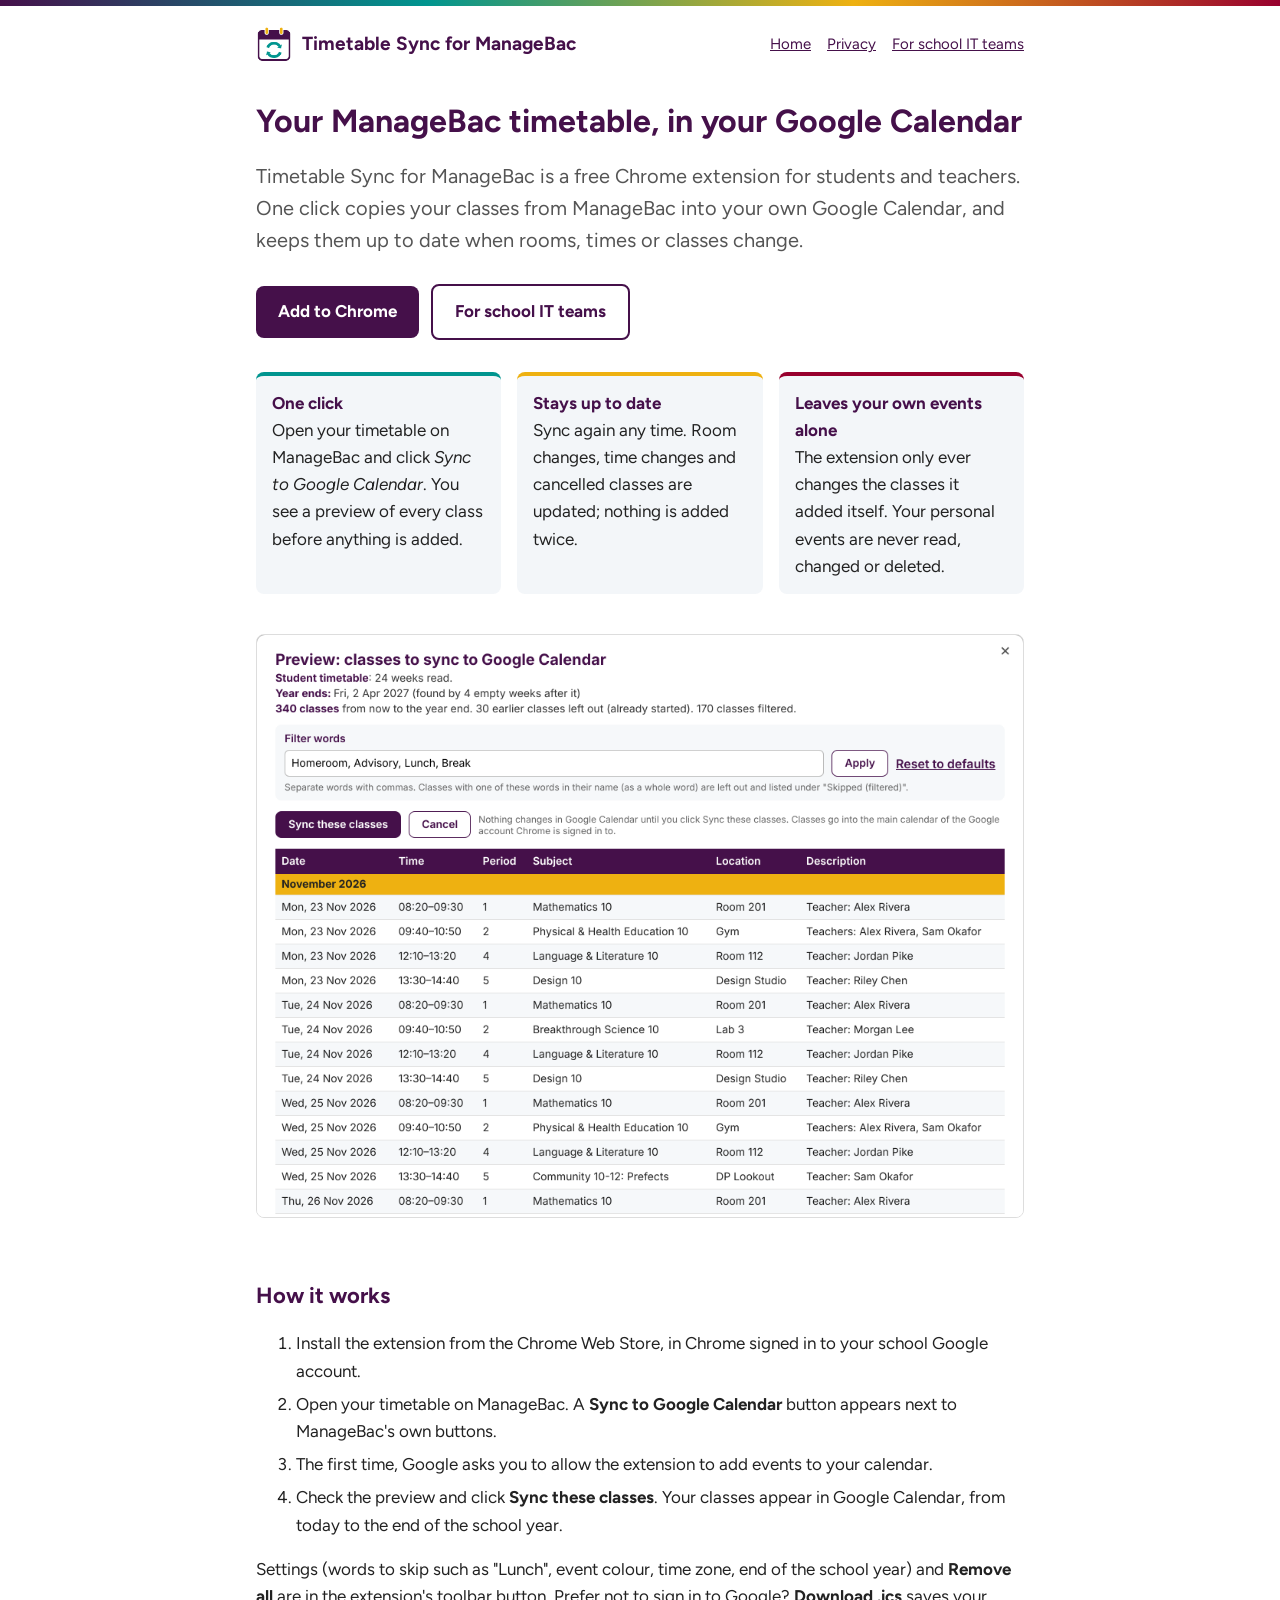
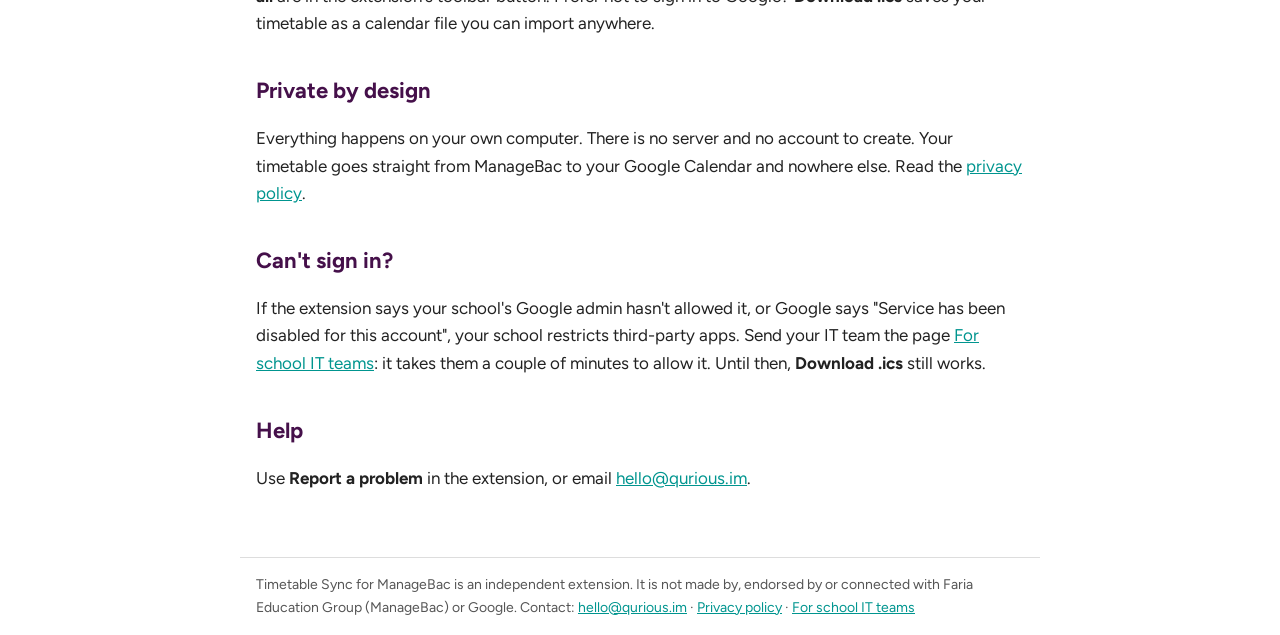
<file: index.html>
<!doctype html>
<html lang="en">
<head>
<meta charset="utf-8">
<meta name="viewport" content="width=device-width, initial-scale=1">
<title>Timetable Sync for ManageBac</title>
<meta name="description" content="A free Chrome extension that copies your ManageBac class timetable into your Google Calendar with one click.">
<link rel="icon" href="logo.png">
<link rel="preconnect" href="https://fonts.googleapis.com">
<link rel="preconnect" href="https://fonts.gstatic.com" crossorigin>
<link href="https://fonts.googleapis.com/css2?family=Figtree:wght@400;700&display=swap" rel="stylesheet">
<link rel="stylesheet" href="style.css">
</head>
<body>
<div class="bar"></div>
<header>
  <a class="brand" href="./"><img src="logo.png" alt="">Timetable Sync for ManageBac</a>
  <nav><a href="./">Home</a><a href="privacy.html">Privacy</a><a href="it.html">For school IT teams</a></nav>
</header>
<main>
<h1>Your ManageBac timetable, in your Google Calendar</h1>
<p class="lead">Timetable Sync for ManageBac is a free Chrome extension for students and teachers. One click copies your classes from ManageBac into your own Google Calendar, and keeps them up to date when rooms, times or classes change.</p>
<p><a class="button" href="https://chromewebstore.google.com/detail/kdclenfhfecnfgkbbkhnidcdflefhpmg">Add to Chrome</a><a class="button secondary" href="it.html">For school IT teams</a></p>

<div class="features">
  <div><strong>One click</strong>Open your timetable on ManageBac and click <em>Sync to Google Calendar</em>. You see a preview of every class before anything is added.</div>
  <div><strong>Stays up to date</strong>Sync again any time. Room changes, time changes and cancelled classes are updated; nothing is added twice.</div>
  <div><strong>Leaves your own events alone</strong>The extension only ever changes the classes it added itself. Your personal events are never read, changed or deleted.</div>
</div>

<img class="shot" src="screenshot-preview.png" alt="The preview of classes to sync, before anything is added to Google Calendar (made-up example)">

<h2>How it works</h2>
<ol>
  <li>Install the extension from the Chrome Web Store, in Chrome signed in to your school Google account.</li>
  <li>Open your timetable on ManageBac. A <strong>Sync to Google Calendar</strong> button appears next to ManageBac's own buttons.</li>
  <li>The first time, Google asks you to allow the extension to add events to your calendar.</li>
  <li>Check the preview and click <strong>Sync these classes</strong>. Your classes appear in Google Calendar, from today to the end of the school year.</li>
</ol>
<p>Settings (words to skip such as "Lunch", event colour, time zone, end of the school year) and <strong>Remove all</strong> are in the extension's toolbar button. Prefer not to sign in to Google? <strong>Download .ics</strong> saves your timetable as a calendar file you can import anywhere.</p>

<h2>Private by design</h2>
<p>Everything happens on your own computer. There is no server and no account to create. Your timetable goes straight from ManageBac to your Google Calendar and nowhere else. Read the <a href="privacy.html">privacy policy</a>.</p>

<h2>Can't sign in?</h2>
<p>If the extension says your school's Google admin hasn't allowed it, or Google says "Service has been disabled for this account", your school restricts third-party apps. Send your IT team the page <a href="it.html">For school IT teams</a>: it takes them a couple of minutes to allow it. Until then, <strong>Download .ics</strong> still works.</p>

<h2>Help</h2>
<p>Use <strong>Report a problem</strong> in the extension, or email <a href="mailto:hello@qurious.im">hello@qurious.im</a>.</p>
</main>
<footer>
  Timetable Sync for ManageBac is an independent extension. It is not made by, endorsed by or connected with Faria Education Group (ManageBac) or Google.
  Contact: <a href="mailto:hello@qurious.im">hello@qurious.im</a> · <a href="privacy.html">Privacy policy</a> · <a href="it.html">For school IT teams</a>
</footer>
</body>
</html>
</file>
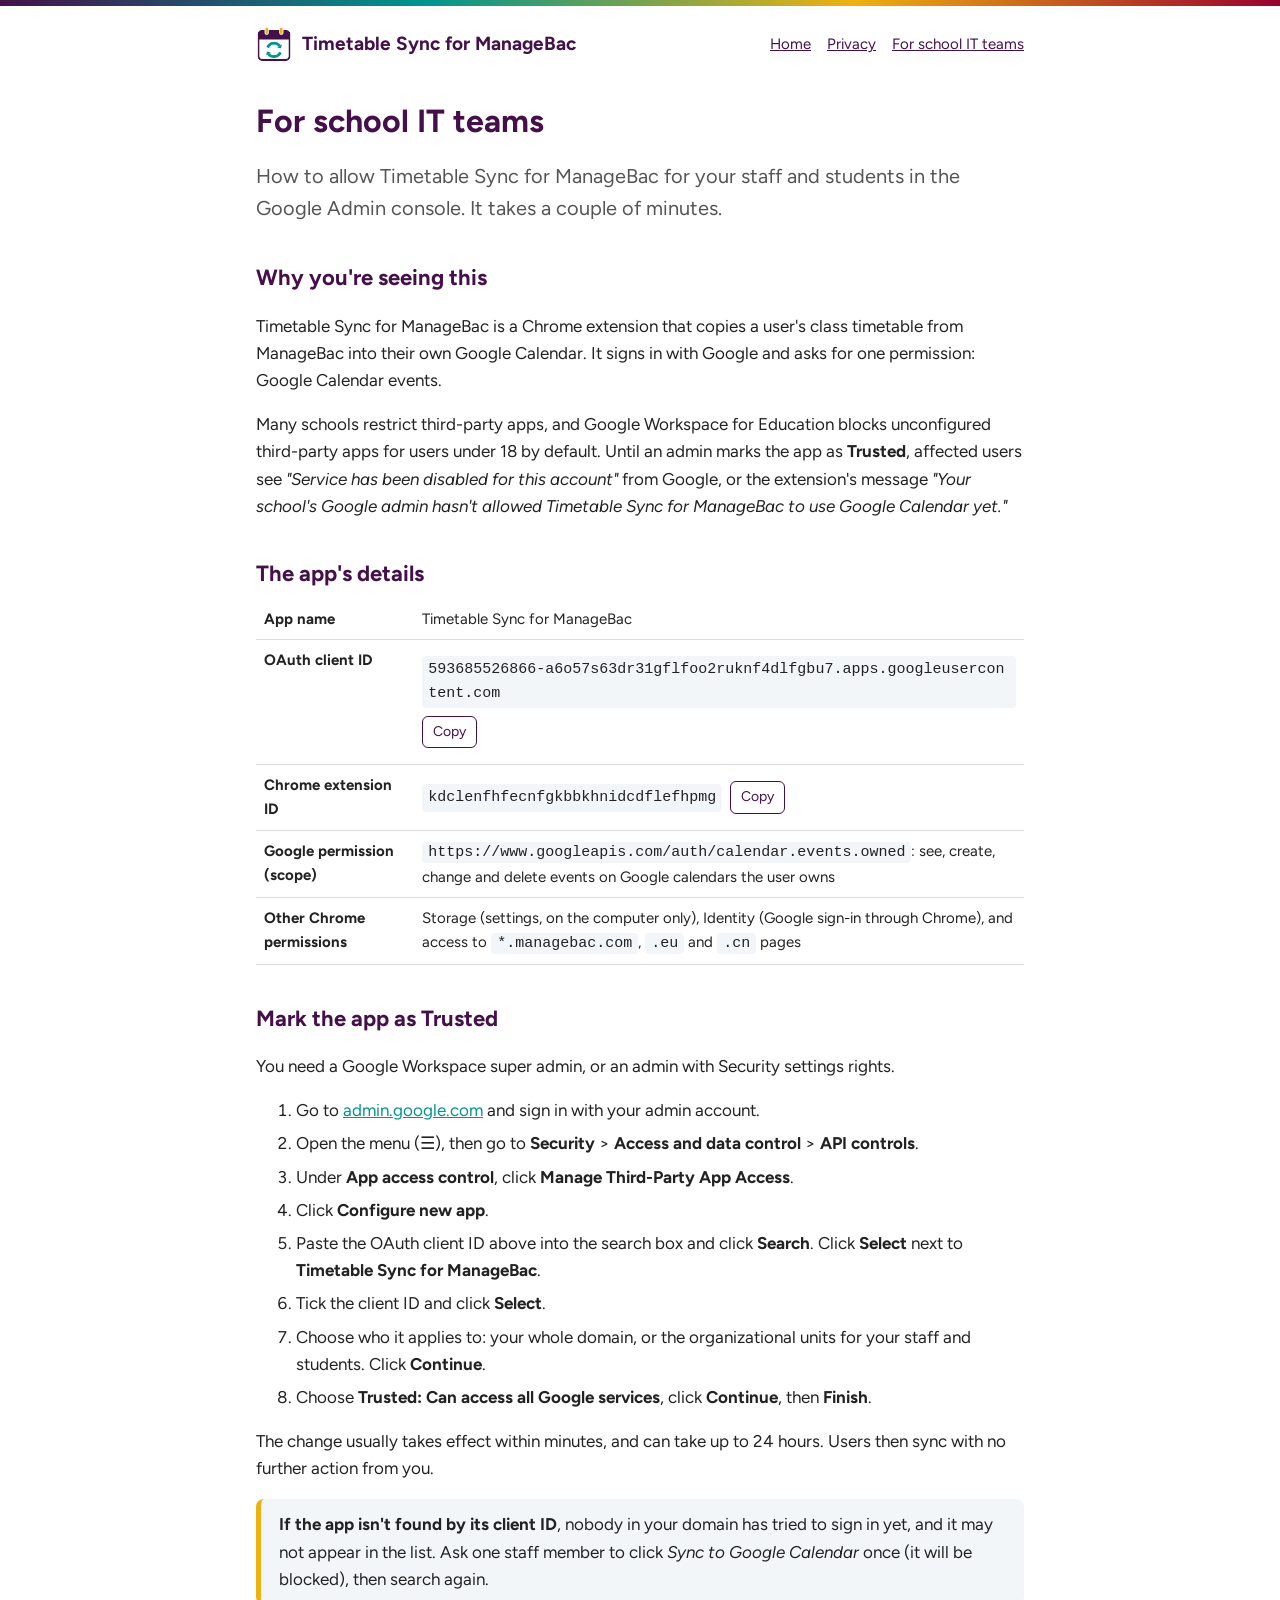
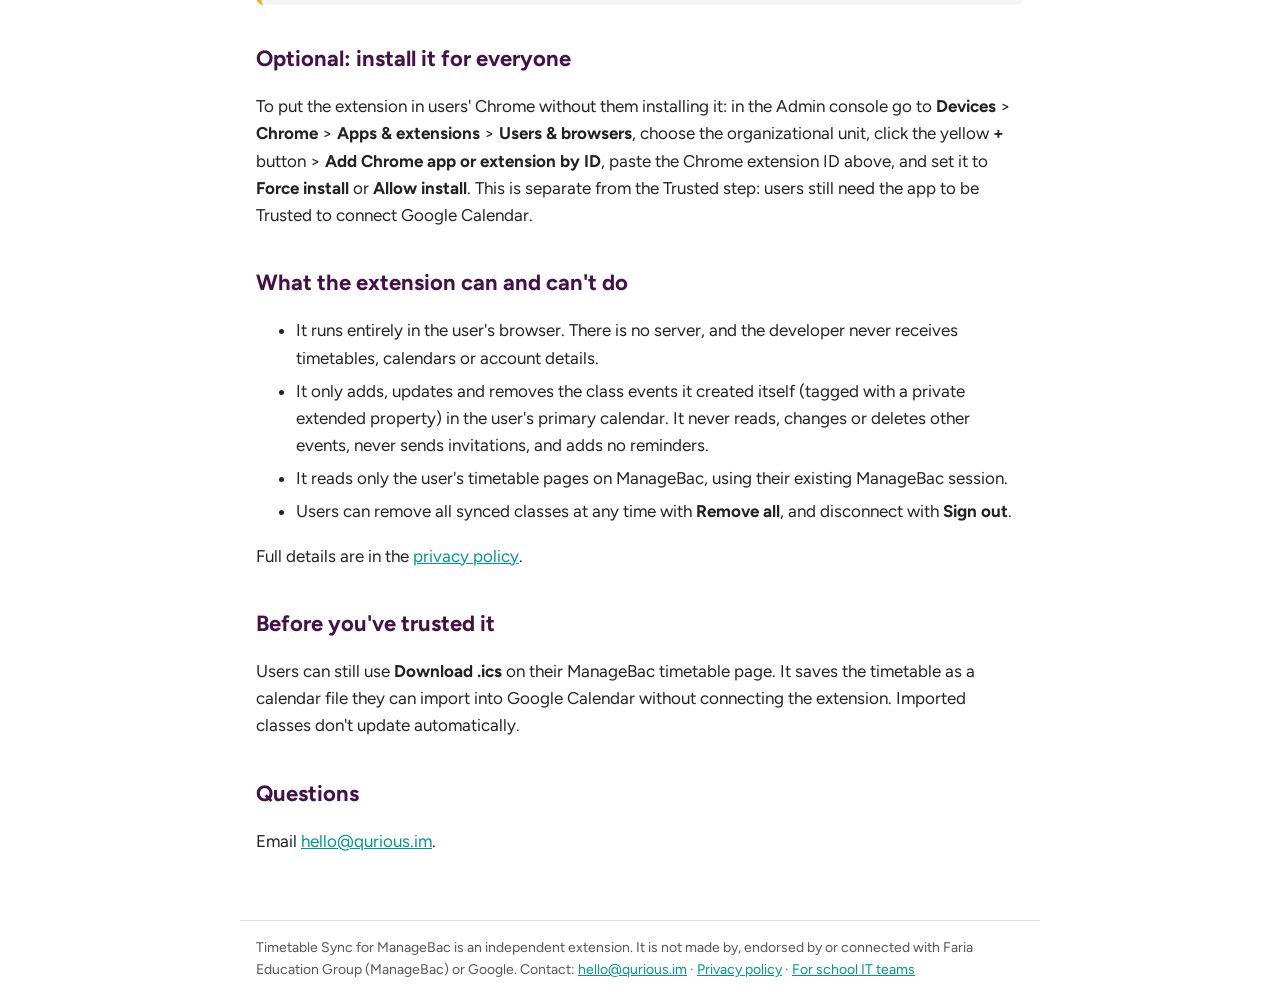
<file: it.html>
<!doctype html>
<html lang="en">
<head>
<meta charset="utf-8">
<meta name="viewport" content="width=device-width, initial-scale=1">
<title>For school IT teams · Timetable Sync for ManageBac</title>
<meta name="description" content="How a Google Workspace admin allows Timetable Sync for ManageBac for staff and students.">
<link rel="icon" href="logo.png">
<link rel="preconnect" href="https://fonts.googleapis.com">
<link rel="preconnect" href="https://fonts.gstatic.com" crossorigin>
<link href="https://fonts.googleapis.com/css2?family=Figtree:wght@400;700&display=swap" rel="stylesheet">
<link rel="stylesheet" href="style.css">
</head>
<body>
<div class="bar"></div>
<header>
  <a class="brand" href="./"><img src="logo.png" alt="">Timetable Sync for ManageBac</a>
  <nav><a href="./">Home</a><a href="privacy.html">Privacy</a><a href="it.html">For school IT teams</a></nav>
</header>
<main>
<h1>For school IT teams</h1>
<p class="lead">How to allow Timetable Sync for ManageBac for your staff and students in the Google Admin console. It takes a couple of minutes.</p>

<h2>Why you're seeing this</h2>
<p>Timetable Sync for ManageBac is a Chrome extension that copies a user's class timetable from ManageBac into their own Google Calendar. It signs in with Google and asks for one permission: Google Calendar events.</p>
<p>Many schools restrict third-party apps, and Google Workspace for Education blocks unconfigured third-party apps for users under 18 by default. Until an admin marks the app as <strong>Trusted</strong>, affected users see <em>"Service has been disabled for this account"</em> from Google, or the extension's message <em>"Your school's Google admin hasn't allowed Timetable Sync for ManageBac to use Google Calendar yet."</em></p>

<h2>The app's details</h2>
<table>
  <tr><th>App name</th><td>Timetable Sync for ManageBac</td></tr>
  <tr><th>OAuth client ID</th><td><div class="copy"><span class="id" id="client-id">593685526866-a6o57s63dr31gflfoo2ruknf4dlfgbu7.apps.googleusercontent.com</span><button type="button" data-copy="client-id">Copy</button></div></td></tr>
  <tr><th>Chrome extension ID</th><td><div class="copy"><span class="id" id="ext-id">kdclenfhfecnfgkbbkhnidcdflefhpmg</span><button type="button" data-copy="ext-id">Copy</button></div></td></tr>
  <tr><th>Google permission (scope)</th><td><code>https://www.googleapis.com/auth/calendar.events.owned</code>: see, create, change and delete events on Google calendars the user owns</td></tr>
  <tr><th>Other Chrome permissions</th><td>Storage (settings, on the computer only), Identity (Google sign-in through Chrome), and access to <code>*.managebac.com</code>, <code>.eu</code> and <code>.cn</code> pages</td></tr>
</table>

<h2>Mark the app as Trusted</h2>
<p>You need a Google Workspace super admin, or an admin with Security settings rights.</p>
<ol>
  <li>Go to <a href="https://admin.google.com">admin.google.com</a> and sign in with your admin account.</li>
  <li>Open the menu (☰), then go to <strong>Security</strong> &gt; <strong>Access and data control</strong> &gt; <strong>API controls</strong>.</li>
  <li>Under <strong>App access control</strong>, click <strong>Manage Third-Party App Access</strong>.</li>
  <li>Click <strong>Configure new app</strong>.</li>
  <li>Paste the OAuth client ID above into the search box and click <strong>Search</strong>. Click <strong>Select</strong> next to <strong>Timetable Sync for ManageBac</strong>.</li>
  <li>Tick the client ID and click <strong>Select</strong>.</li>
  <li>Choose who it applies to: your whole domain, or the organizational units for your staff and students. Click <strong>Continue</strong>.</li>
  <li>Choose <strong>Trusted: Can access all Google services</strong>, click <strong>Continue</strong>, then <strong>Finish</strong>.</li>
</ol>
<p>The change usually takes effect within minutes, and can take up to 24 hours. Users then sync with no further action from you.</p>
<div class="panel warn"><strong>If the app isn't found by its client ID</strong>, nobody in your domain has tried to sign in yet, and it may not appear in the list. Ask one staff member to click <em>Sync to Google Calendar</em> once (it will be blocked), then search again.</div>

<h2>Optional: install it for everyone</h2>
<p>To put the extension in users' Chrome without them installing it: in the Admin console go to <strong>Devices</strong> &gt; <strong>Chrome</strong> &gt; <strong>Apps &amp; extensions</strong> &gt; <strong>Users &amp; browsers</strong>, choose the organizational unit, click the yellow <strong>+</strong> button &gt; <strong>Add Chrome app or extension by ID</strong>, paste the Chrome extension ID above, and set it to <strong>Force install</strong> or <strong>Allow install</strong>. This is separate from the Trusted step: users still need the app to be Trusted to connect Google Calendar.</p>

<h2>What the extension can and can't do</h2>
<ul>
  <li>It runs entirely in the user's browser. There is no server, and the developer never receives timetables, calendars or account details.</li>
  <li>It only adds, updates and removes the class events it created itself (tagged with a private extended property) in the user's primary calendar. It never reads, changes or deletes other events, never sends invitations, and adds no reminders.</li>
  <li>It reads only the user's timetable pages on ManageBac, using their existing ManageBac session.</li>
  <li>Users can remove all synced classes at any time with <strong>Remove all</strong>, and disconnect with <strong>Sign out</strong>.</li>
</ul>
<p>Full details are in the <a href="privacy.html">privacy policy</a>.</p>

<h2>Before you've trusted it</h2>
<p>Users can still use <strong>Download .ics</strong> on their ManageBac timetable page. It saves the timetable as a calendar file they can import into Google Calendar without connecting the extension. Imported classes don't update automatically.</p>

<h2>Questions</h2>
<p>Email <a href="mailto:hello@qurious.im">hello@qurious.im</a>.</p>
<script>
document.querySelectorAll('[data-copy]').forEach(function (b) {
  b.addEventListener('click', function () {
    navigator.clipboard.writeText(document.getElementById(b.dataset.copy).textContent).then(function () {
      b.textContent = 'Copied'; setTimeout(function () { b.textContent = 'Copy'; }, 1500);
    });
  });
});
</script>
</main>
<footer>
  Timetable Sync for ManageBac is an independent extension. It is not made by, endorsed by or connected with Faria Education Group (ManageBac) or Google.
  Contact: <a href="mailto:hello@qurious.im">hello@qurious.im</a> · <a href="privacy.html">Privacy policy</a> · <a href="it.html">For school IT teams</a>
</footer>
</body>
</html>
</file>
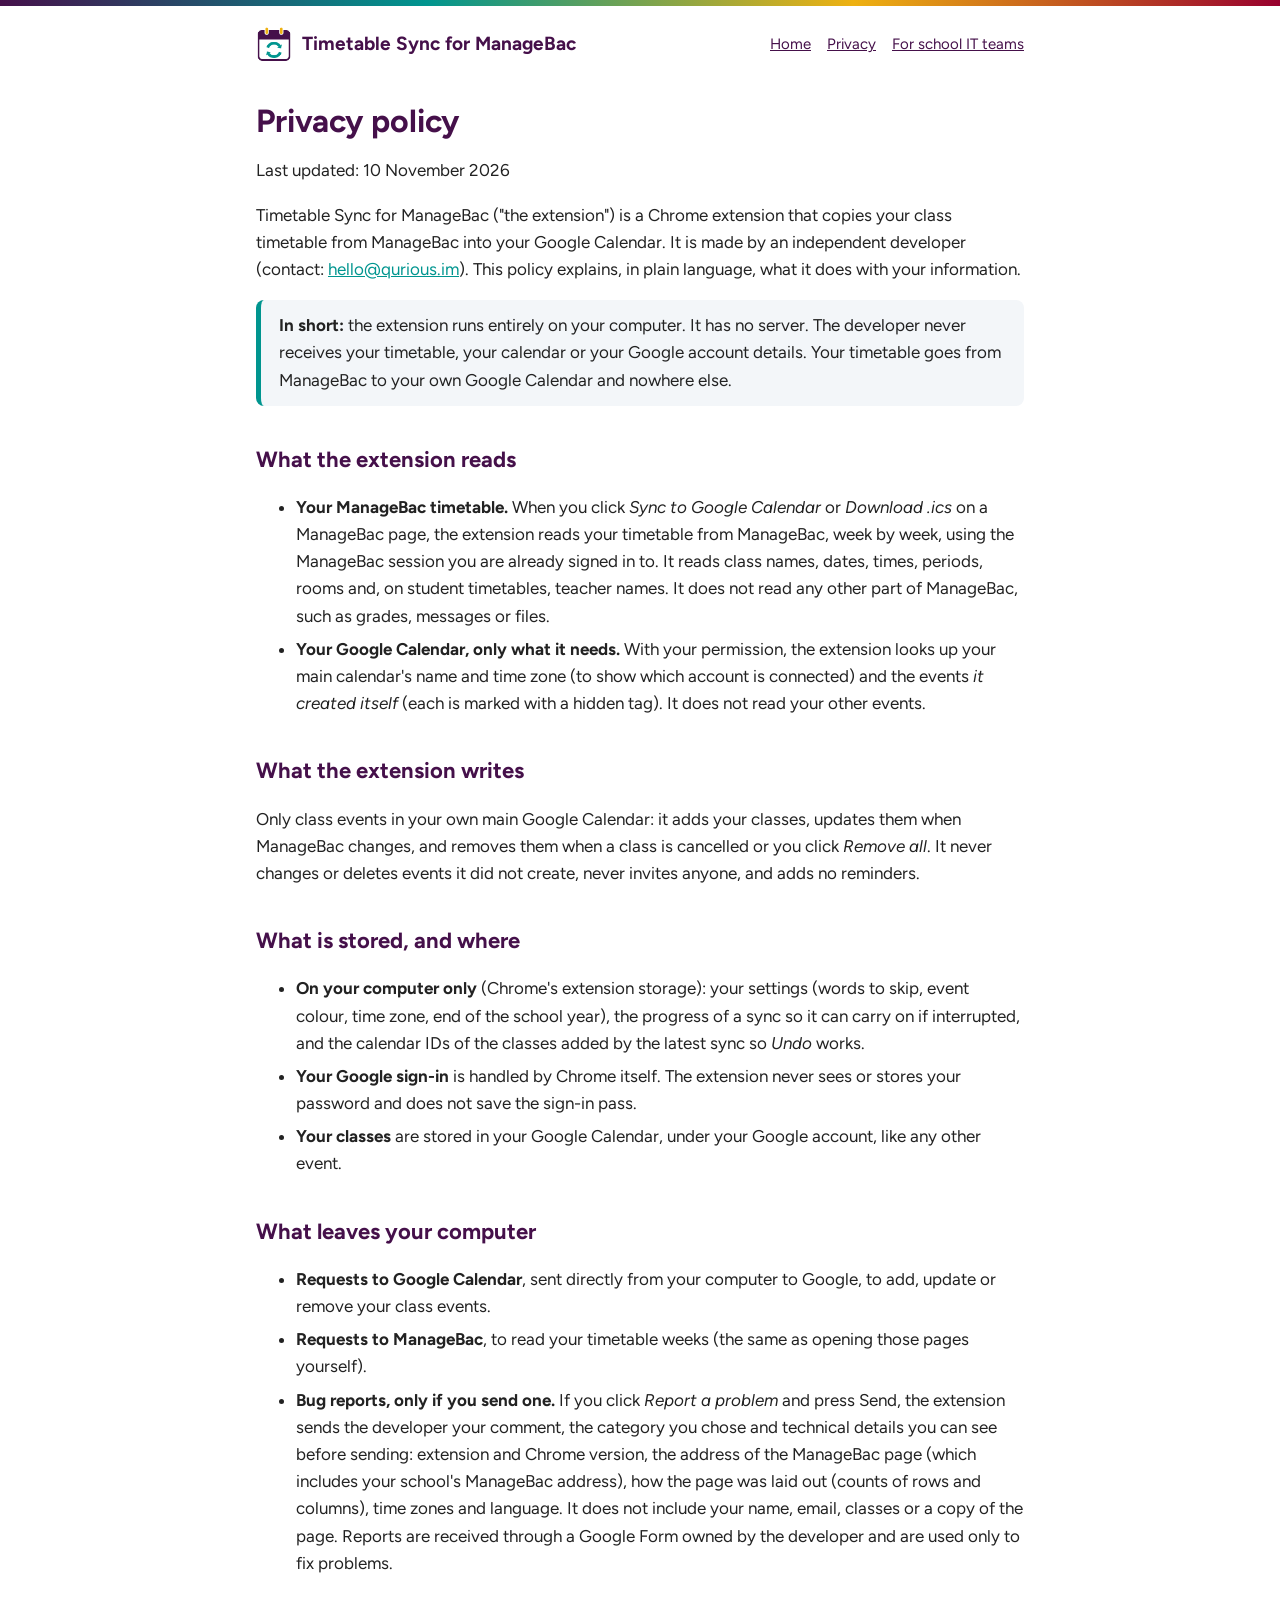
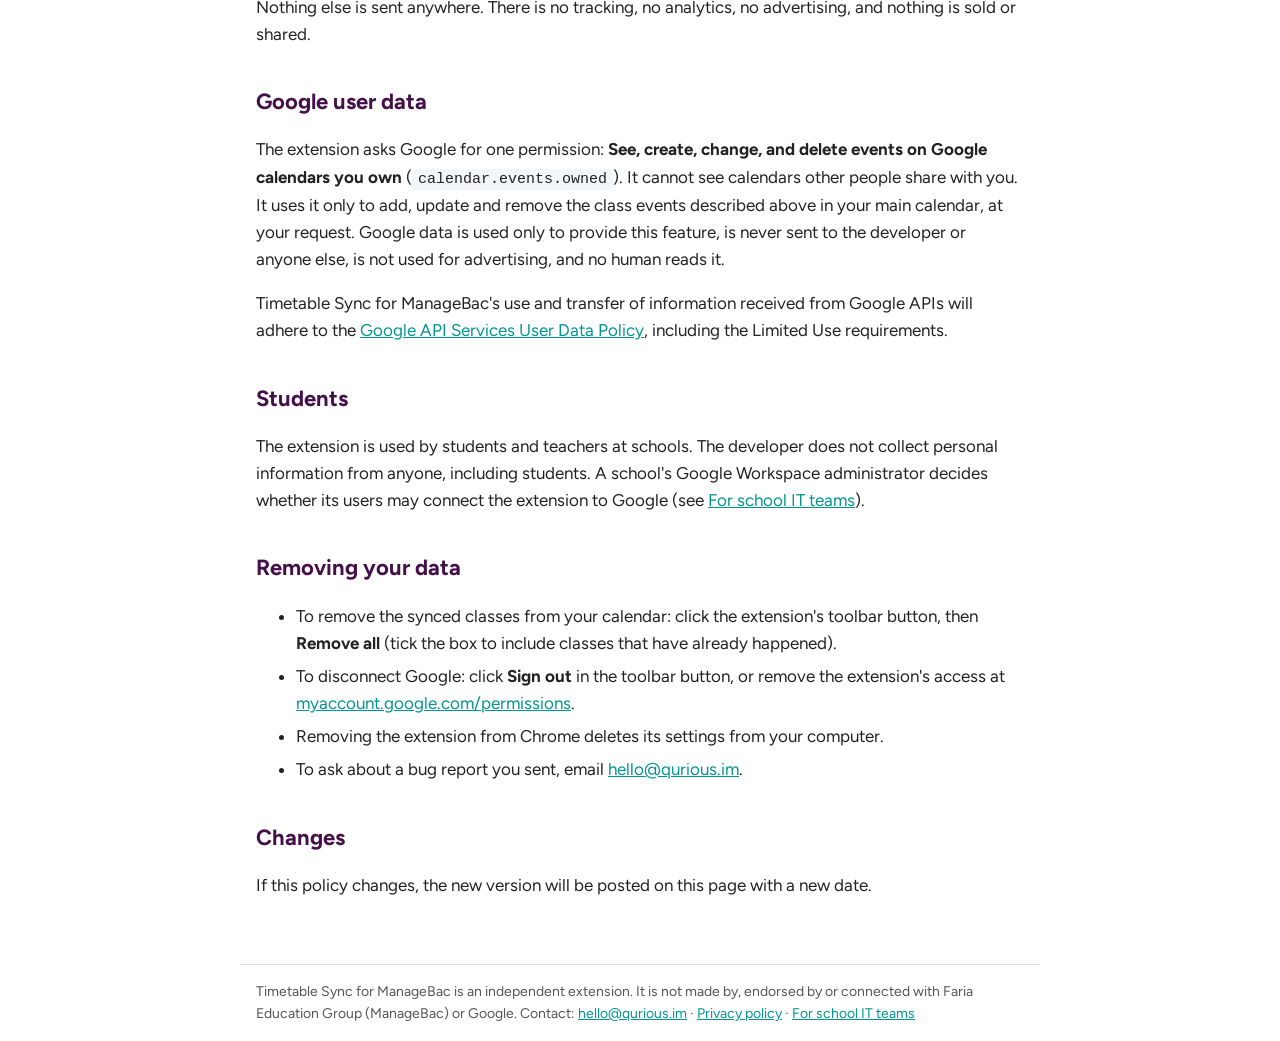
<file: privacy.html>
<!doctype html>
<html lang="en">
<head>
<meta charset="utf-8">
<meta name="viewport" content="width=device-width, initial-scale=1">
<title>Privacy policy · Timetable Sync for ManageBac</title>
<meta name="description" content="What Timetable Sync for ManageBac reads, stores and sends.">
<link rel="icon" href="logo.png">
<link rel="preconnect" href="https://fonts.googleapis.com">
<link rel="preconnect" href="https://fonts.gstatic.com" crossorigin>
<link href="https://fonts.googleapis.com/css2?family=Figtree:wght@400;700&display=swap" rel="stylesheet">
<link rel="stylesheet" href="style.css">
</head>
<body>
<div class="bar"></div>
<header>
  <a class="brand" href="./"><img src="logo.png" alt="">Timetable Sync for ManageBac</a>
  <nav><a href="./">Home</a><a href="privacy.html">Privacy</a><a href="it.html">For school IT teams</a></nav>
</header>
<main>
<h1>Privacy policy</h1>
<p>Last updated: 10 November 2026</p>
<p>Timetable Sync for ManageBac ("the extension") is a Chrome extension that copies your class timetable from ManageBac into your Google Calendar. It is made by an independent developer (contact: <a href="mailto:hello@qurious.im">hello@qurious.im</a>). This policy explains, in plain language, what it does with your information.</p>

<div class="panel"><strong>In short:</strong> the extension runs entirely on your computer. It has no server. The developer never receives your timetable, your calendar or your Google account details. Your timetable goes from ManageBac to your own Google Calendar and nowhere else.</div>

<h2>What the extension reads</h2>
<ul>
  <li><strong>Your ManageBac timetable.</strong> When you click <em>Sync to Google Calendar</em> or <em>Download .ics</em> on a ManageBac page, the extension reads your timetable from ManageBac, week by week, using the ManageBac session you are already signed in to. It reads class names, dates, times, periods, rooms and, on student timetables, teacher names. It does not read any other part of ManageBac, such as grades, messages or files.</li>
  <li><strong>Your Google Calendar, only what it needs.</strong> With your permission, the extension looks up your main calendar's name and time zone (to show which account is connected) and the events <em>it created itself</em> (each is marked with a hidden tag). It does not read your other events.</li>
</ul>

<h2>What the extension writes</h2>
<p>Only class events in your own main Google Calendar: it adds your classes, updates them when ManageBac changes, and removes them when a class is cancelled or you click <em>Remove all</em>. It never changes or deletes events it did not create, never invites anyone, and adds no reminders.</p>

<h2>What is stored, and where</h2>
<ul>
  <li><strong>On your computer only</strong> (Chrome's extension storage): your settings (words to skip, event colour, time zone, end of the school year), the progress of a sync so it can carry on if interrupted, and the calendar IDs of the classes added by the latest sync so <em>Undo</em> works.</li>
  <li><strong>Your Google sign-in</strong> is handled by Chrome itself. The extension never sees or stores your password and does not save the sign-in pass.</li>
  <li><strong>Your classes</strong> are stored in your Google Calendar, under your Google account, like any other event.</li>
</ul>

<h2>What leaves your computer</h2>
<ul>
  <li><strong>Requests to Google Calendar</strong>, sent directly from your computer to Google, to add, update or remove your class events.</li>
  <li><strong>Requests to ManageBac</strong>, to read your timetable weeks (the same as opening those pages yourself).</li>
  <li><strong>Bug reports, only if you send one.</strong> If you click <em>Report a problem</em> and press Send, the extension sends the developer your comment, the category you chose and technical details you can see before sending: extension and Chrome version, the address of the ManageBac page (which includes your school's ManageBac address), how the page was laid out (counts of rows and columns), time zones and language. It does not include your name, email, classes or a copy of the page. Reports are received through a Google Form owned by the developer and are used only to fix problems.</li>
</ul>
<p>Nothing else is sent anywhere. There is no tracking, no analytics, no advertising, and nothing is sold or shared.</p>

<h2>Google user data</h2>
<p>The extension asks Google for one permission: <strong>See, create, change, and delete events on Google calendars you own</strong> (<code>calendar.events.owned</code>). It cannot see calendars other people share with you. It uses it only to add, update and remove the class events described above in your main calendar, at your request. Google data is used only to provide this feature, is never sent to the developer or anyone else, is not used for advertising, and no human reads it.</p>
<p>Timetable Sync for ManageBac's use and transfer of information received from Google APIs will adhere to the <a href="https://developers.google.com/terms/api-services-user-data-policy">Google API Services User Data Policy</a>, including the Limited Use requirements.</p>

<h2>Students</h2>
<p>The extension is used by students and teachers at schools. The developer does not collect personal information from anyone, including students. A school's Google Workspace administrator decides whether its users may connect the extension to Google (see <a href="it.html">For school IT teams</a>).</p>

<h2>Removing your data</h2>
<ul>
  <li>To remove the synced classes from your calendar: click the extension's toolbar button, then <strong>Remove all</strong> (tick the box to include classes that have already happened).</li>
  <li>To disconnect Google: click <strong>Sign out</strong> in the toolbar button, or remove the extension's access at <a href="https://myaccount.google.com/permissions">myaccount.google.com/permissions</a>.</li>
  <li>Removing the extension from Chrome deletes its settings from your computer.</li>
  <li>To ask about a bug report you sent, email <a href="mailto:hello@qurious.im">hello@qurious.im</a>.</li>
</ul>

<h2>Changes</h2>
<p>If this policy changes, the new version will be posted on this page with a new date.</p>
</main>
<footer>
  Timetable Sync for ManageBac is an independent extension. It is not made by, endorsed by or connected with Faria Education Group (ManageBac) or Google.
  Contact: <a href="mailto:hello@qurious.im">hello@qurious.im</a> · <a href="privacy.html">Privacy policy</a> · <a href="it.html">For school IT teams</a>
</footer>
</body>
</html>
</file>
<file: style.css>
:root { --plum: #45104A; --red: #98002E; --teal: #00958F; --gold: #EEB111; --text: #222; --muted: #555; --bg: #fff; --panel: #f3f6f9; }
* { box-sizing: border-box; }
body { margin: 0; font-family: Figtree, system-ui, sans-serif; color: var(--text); background: var(--bg); line-height: 1.6; font-size: 17px; }
.bar { height: 6px; background: linear-gradient(90deg, var(--plum), var(--teal), var(--gold), var(--red)); }
header { max-width: 800px; margin: 0 auto; padding: 20px 16px 0; display: flex; align-items: center; gap: 12px; flex-wrap: wrap; }
header a.brand { display: flex; align-items: center; gap: 10px; color: var(--plum); font-weight: 700; text-decoration: none; font-size: 19px; }
header img { width: 36px; height: 36px; }
nav { margin-left: auto; display: flex; gap: 16px; flex-wrap: wrap; font-size: 15px; }
nav a { color: var(--plum); }
main { max-width: 800px; margin: 0 auto; padding: 8px 16px 48px; }
h1 { color: var(--plum); font-size: 32px; line-height: 1.2; margin: 32px 0 12px; }
h2 { color: var(--plum); font-size: 22px; margin: 36px 0 8px; }
h3 { color: var(--plum); font-size: 18px; margin: 24px 0 4px; }
a { color: var(--teal); }
.lead { font-size: 20px; color: var(--muted); }
.button { display: inline-block; background: var(--plum); color: #fff; padding: 12px 22px; border-radius: 8px; text-decoration: none; font-weight: 700; margin: 8px 12px 8px 0; }
.button.secondary { background: #fff; color: var(--plum); border: 2px solid var(--plum); }
.panel { background: var(--panel); border-left: 5px solid var(--teal); border-radius: 8px; padding: 12px 18px; margin: 16px 0; }
.panel.warn { border-left-color: var(--gold); }
code, .id { font-family: ui-monospace, Menlo, monospace; font-size: 15px; background: var(--panel); padding: 2px 6px; border-radius: 4px; word-break: break-all; }
.copy { display: flex; gap: 8px; align-items: center; flex-wrap: wrap; margin: 8px 0; }
.copy button { font: inherit; font-size: 14px; border: 1px solid var(--plum); color: var(--plum); background: #fff; border-radius: 6px; padding: 4px 10px; cursor: pointer; }
img.shot { max-width: 100%; height: auto; border: 1px solid #ddd; border-radius: 8px; margin: 16px 0; }
ol li, ul li { margin: 6px 0; }
.features { display: grid; grid-template-columns: repeat(auto-fit, minmax(220px, 1fr)); gap: 16px; margin: 24px 0; }
.features div { background: var(--panel); border-radius: 8px; padding: 14px 16px; border-top: 4px solid var(--teal); }
.features div:nth-child(2) { border-top-color: var(--gold); }
.features div:nth-child(3) { border-top-color: var(--red); }
.features strong { color: var(--plum); display: block; }
footer { border-top: 1px solid #ddd; max-width: 800px; margin: 0 auto; padding: 16px; font-size: 14px; color: var(--muted); }
table { border-collapse: collapse; width: 100%; font-size: 15px; }
th, td { text-align: left; padding: 8px; border-bottom: 1px solid #ddd; vertical-align: top; }
</file>
